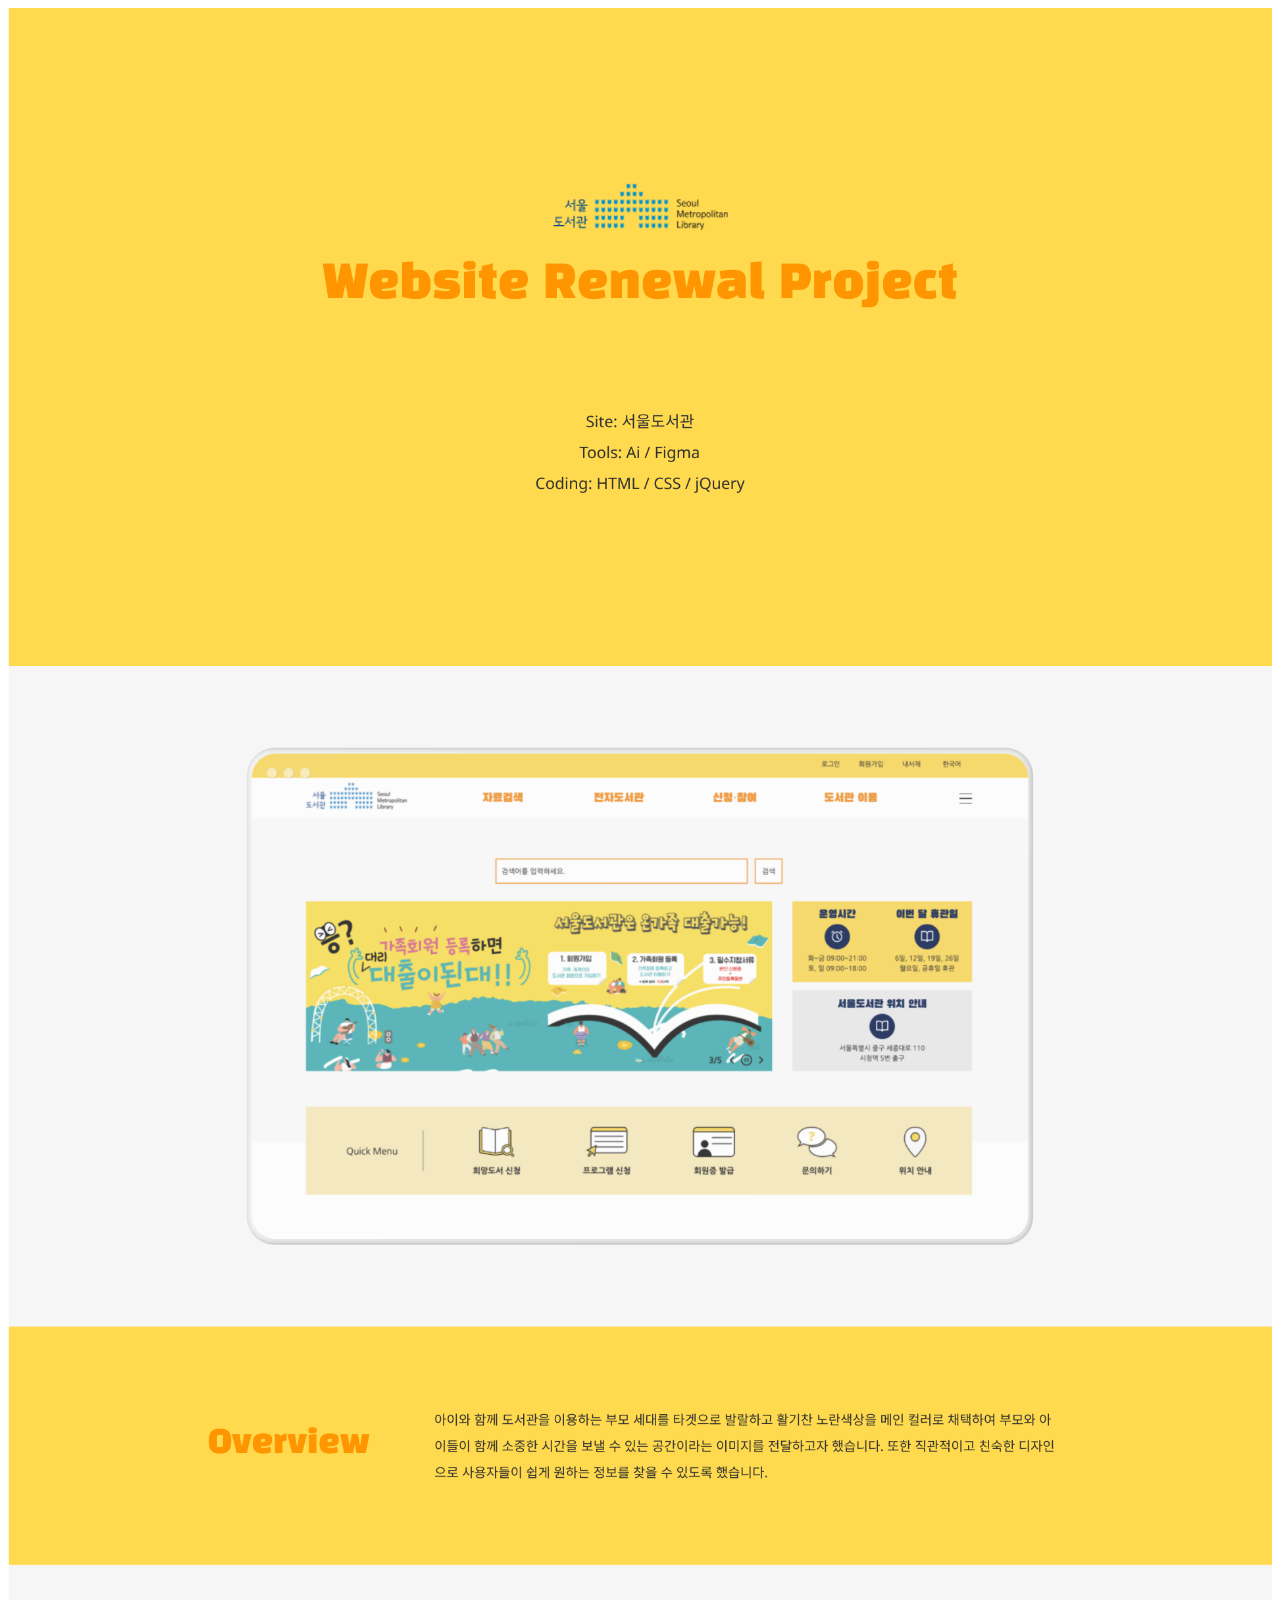
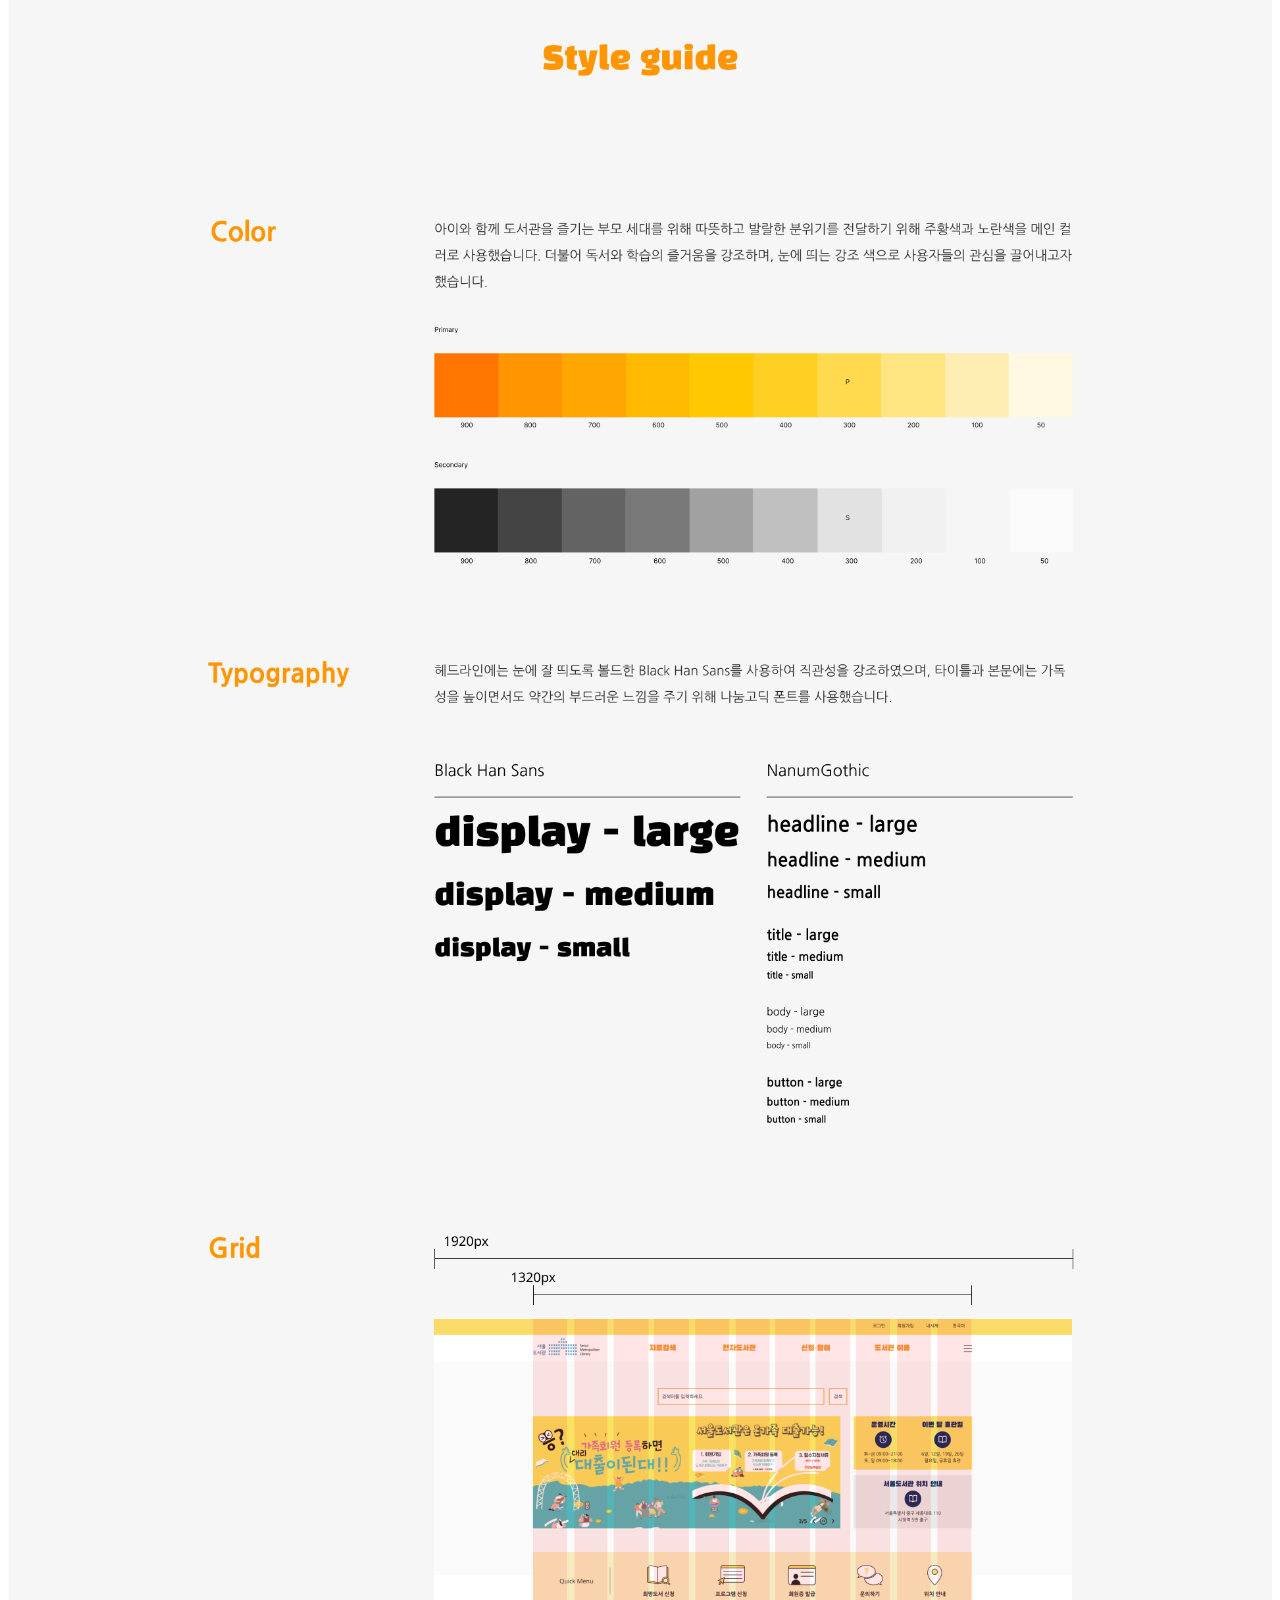
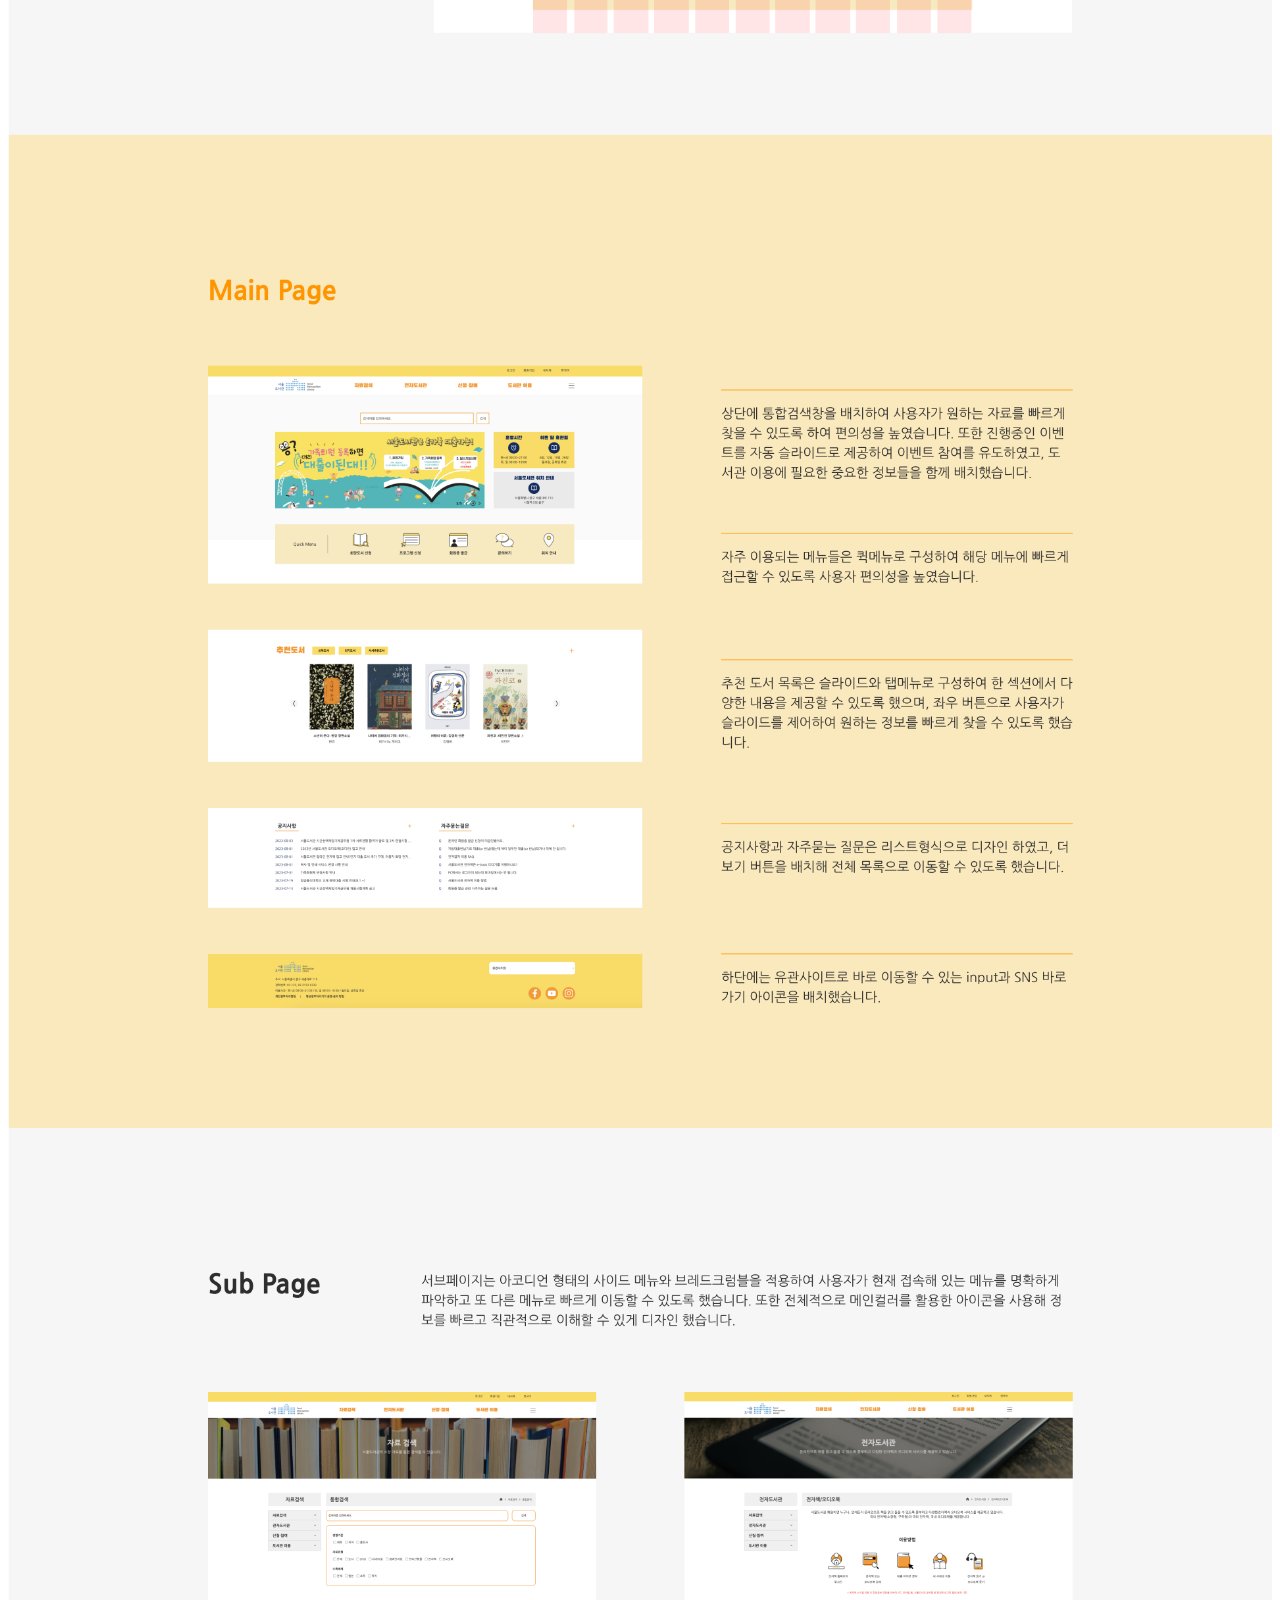
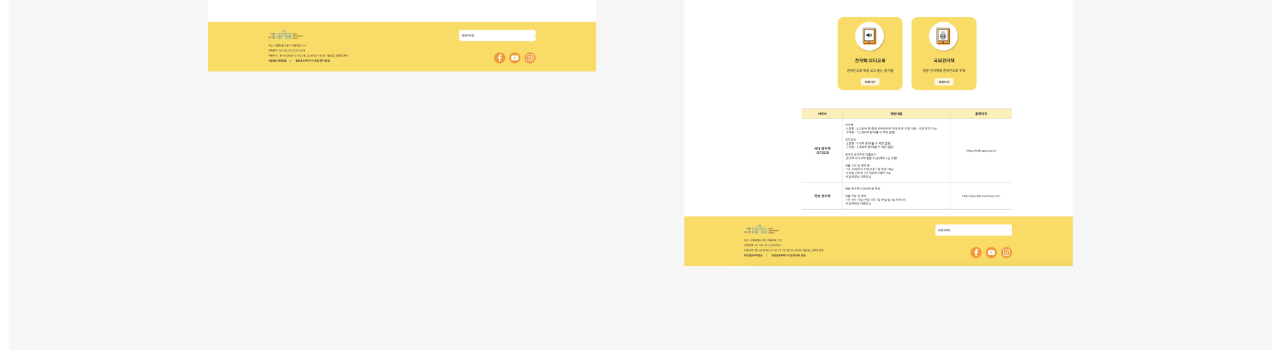
<file: library_process.html>
<!DOCTYPE html>
<html lang="en">
<head>
    <meta charset="UTF-8">
    <title>process_Seoul Library</title>

    <style>
        img{width: 100%}
    </style>
</head>
<body>
    <div>
        <img src="images/seoulLibrary-process.png" alt="">
    </div>
</body>
</html>
</file>
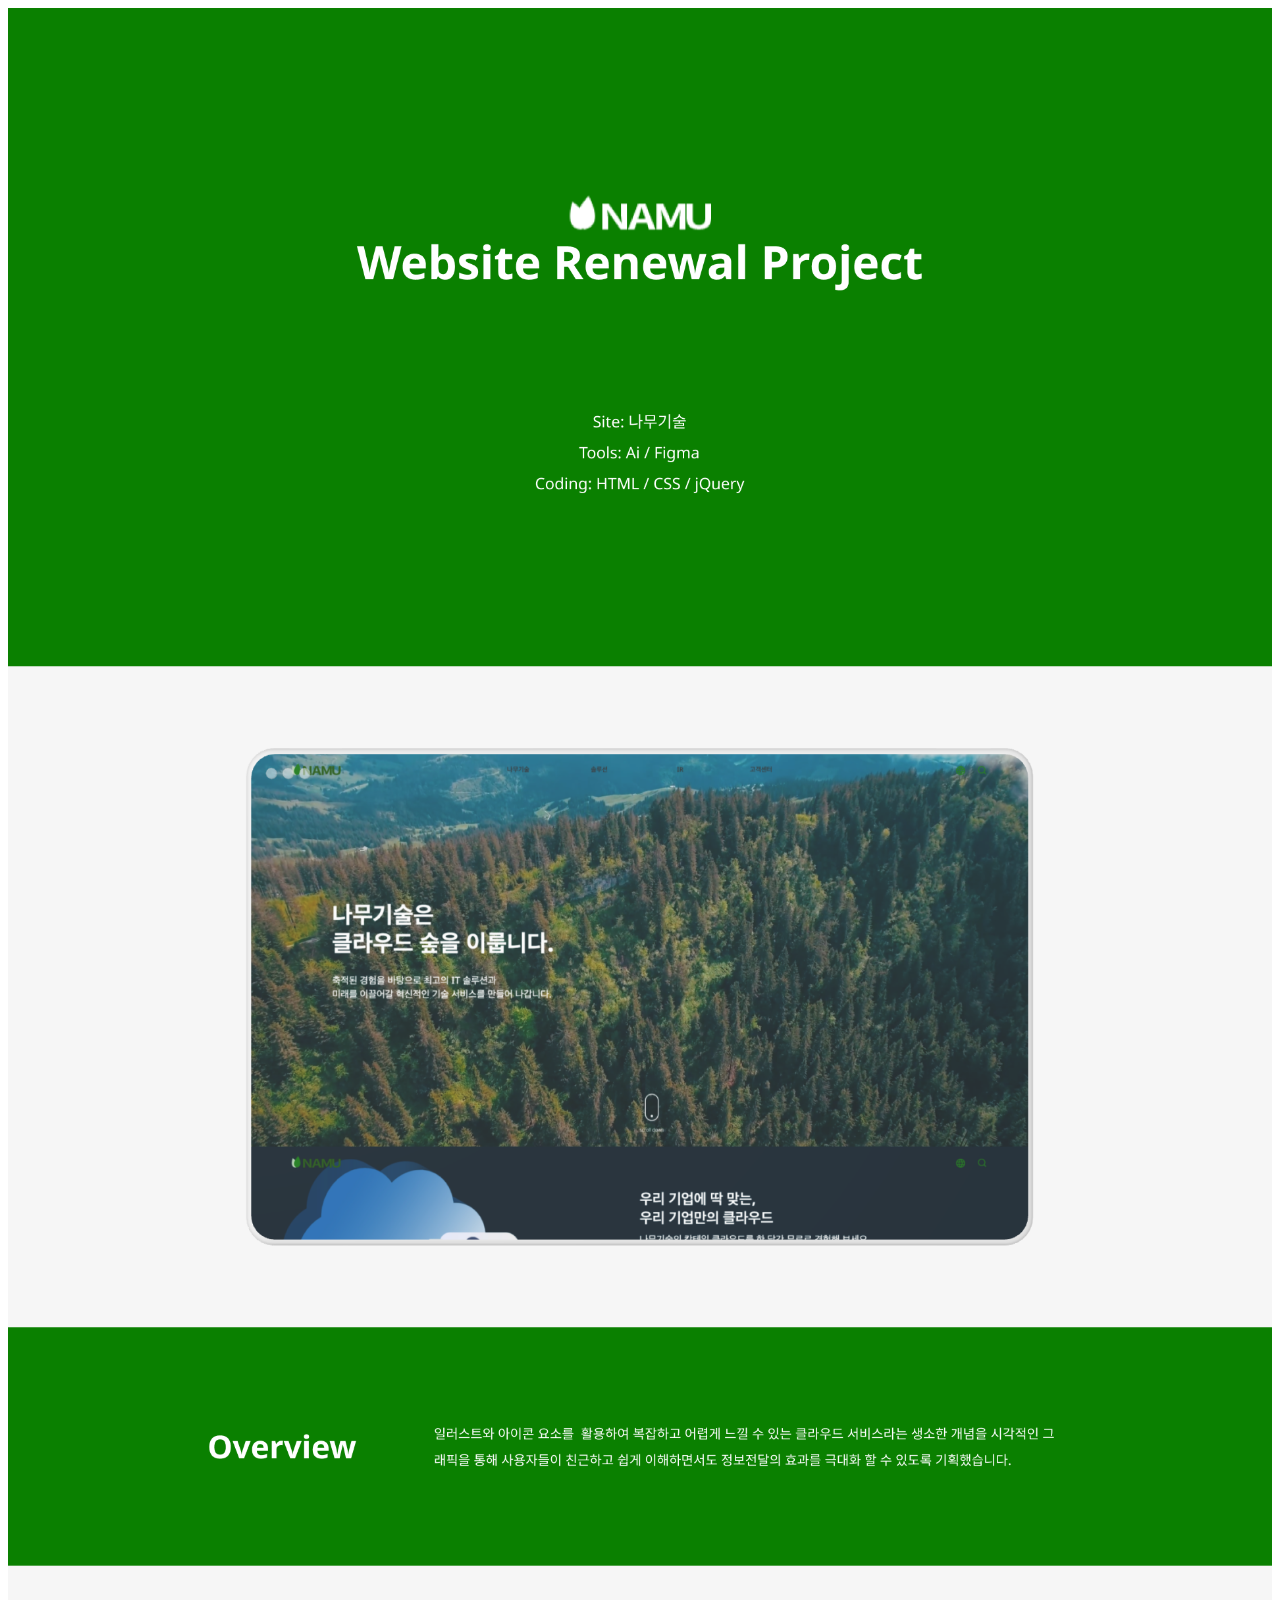
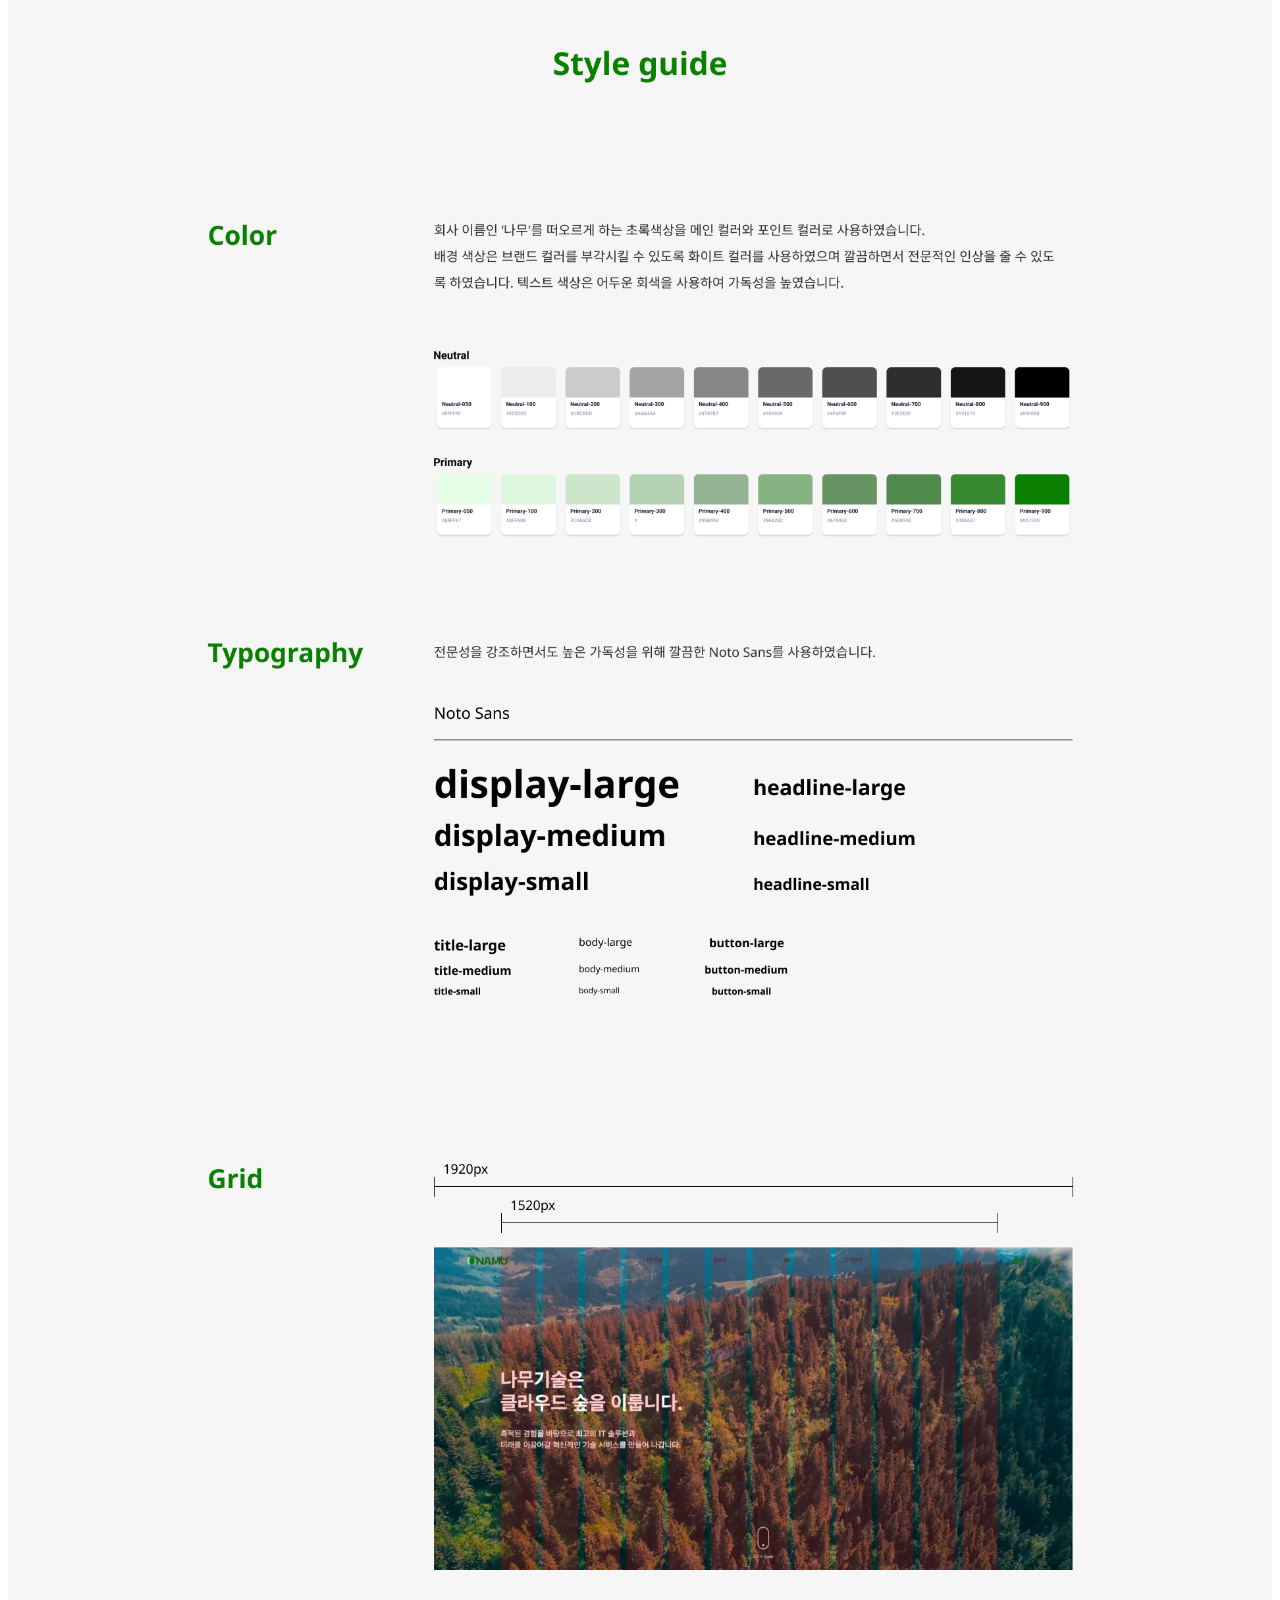
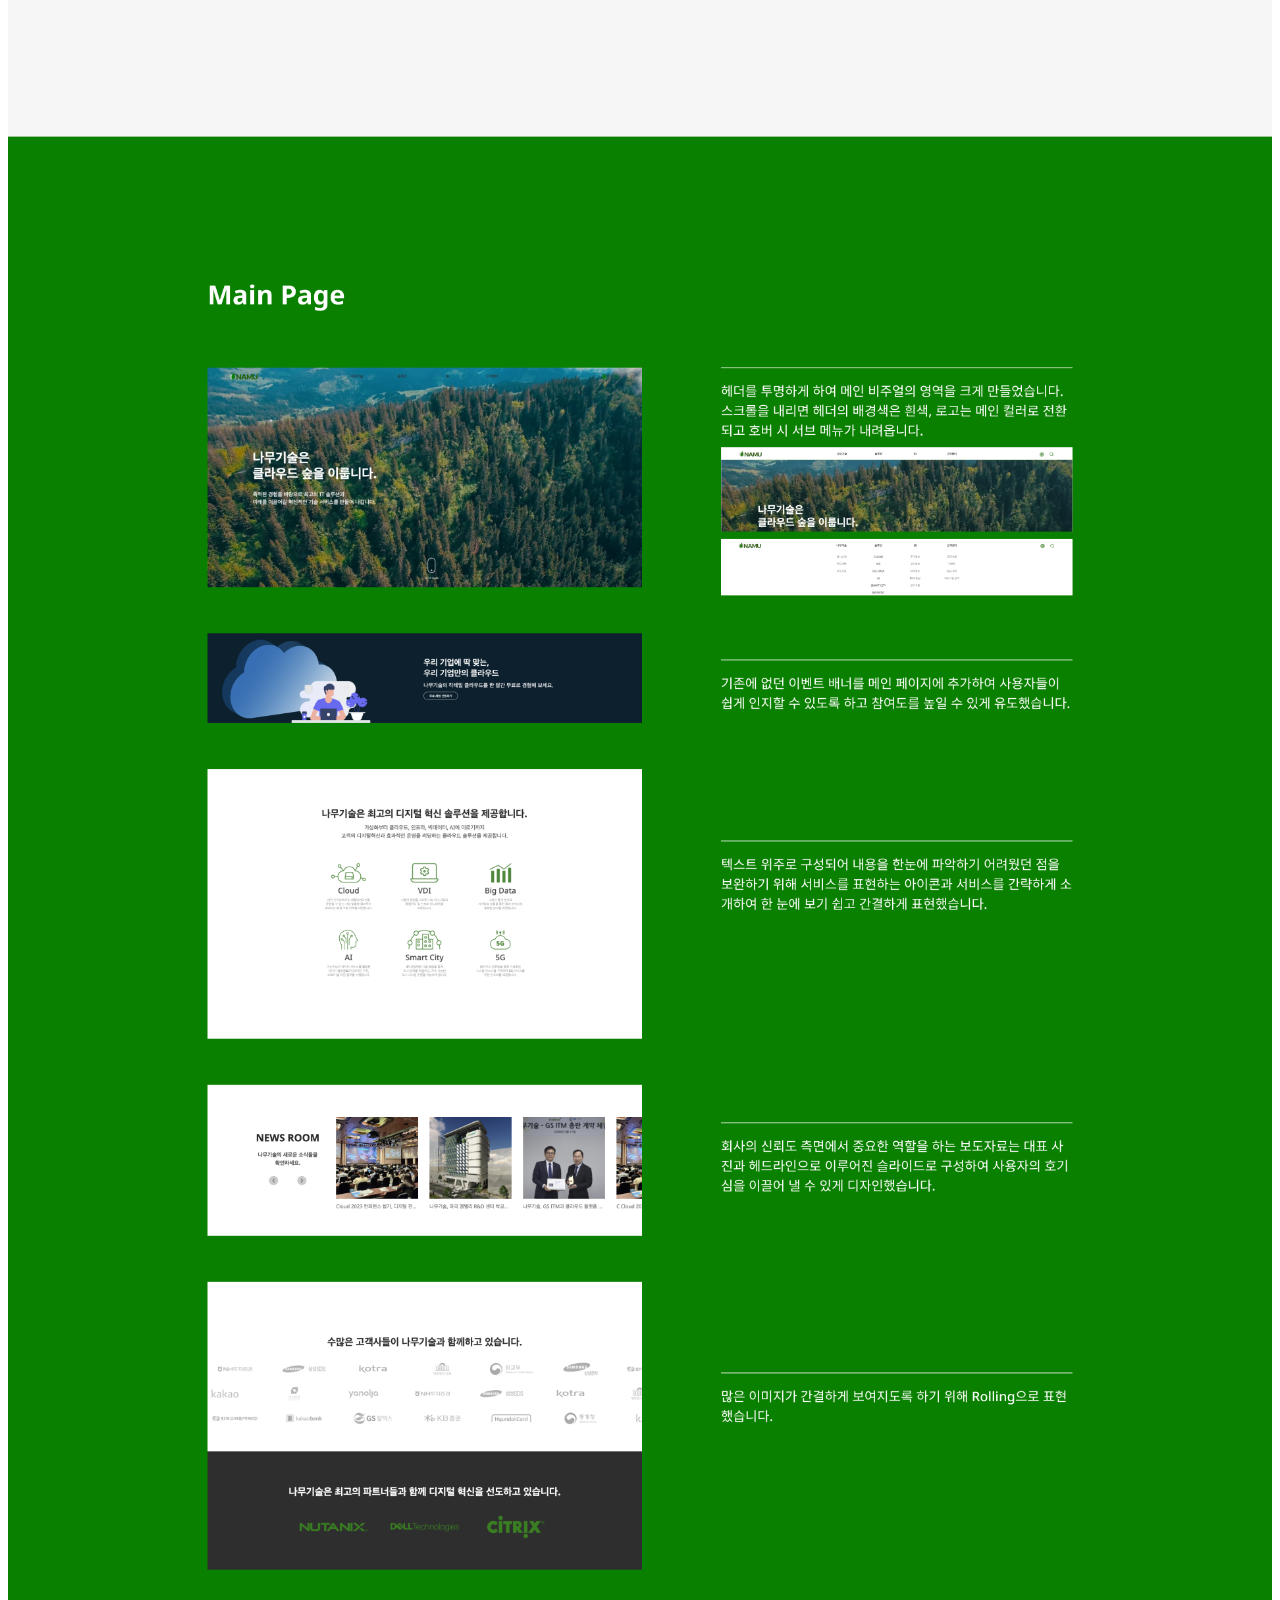
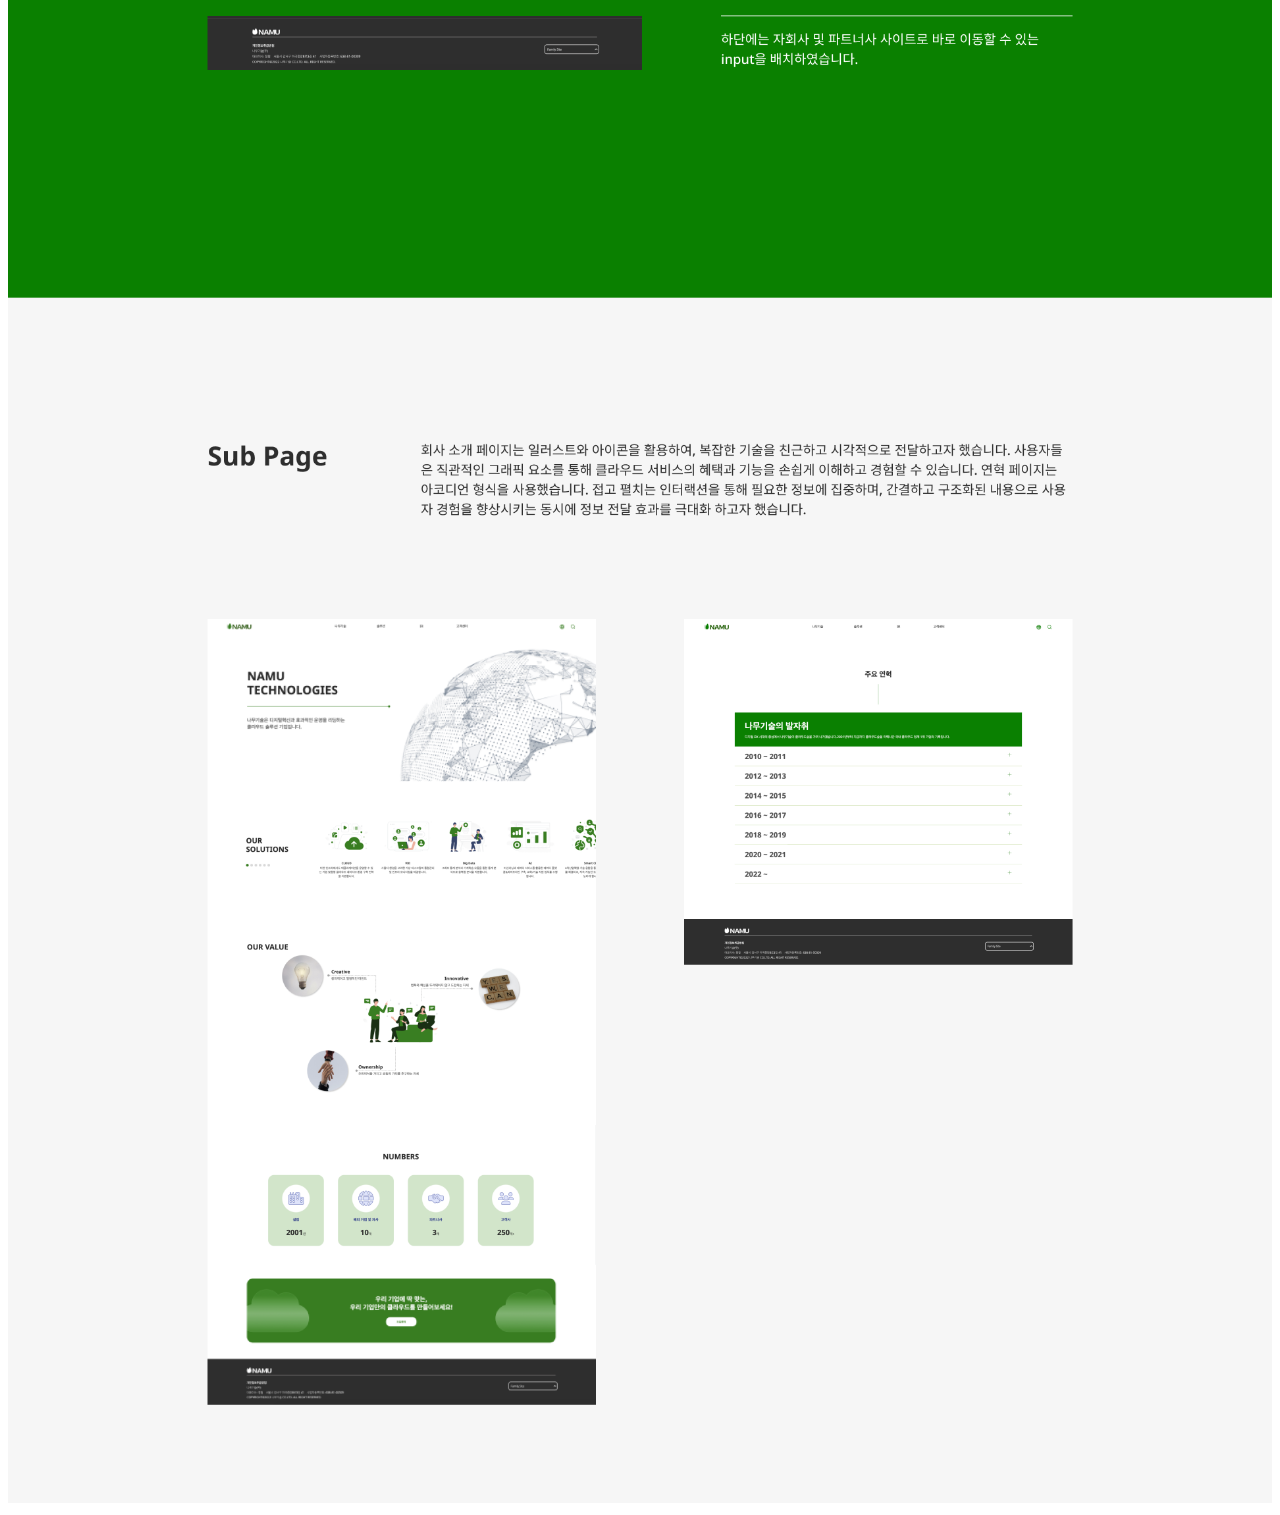
<file: namu_process.html>
<!DOCTYPE html>
<html lang="en">
<head>
    <meta charset="UTF-8">
    <title>process_Namu Technology</title>

    <style>
        img{width: 100%}
    </style>
</head>
<body>
    <div>
        <img src="images/namu-process.png" alt="">
    </div>
</body>
</html>
</file>
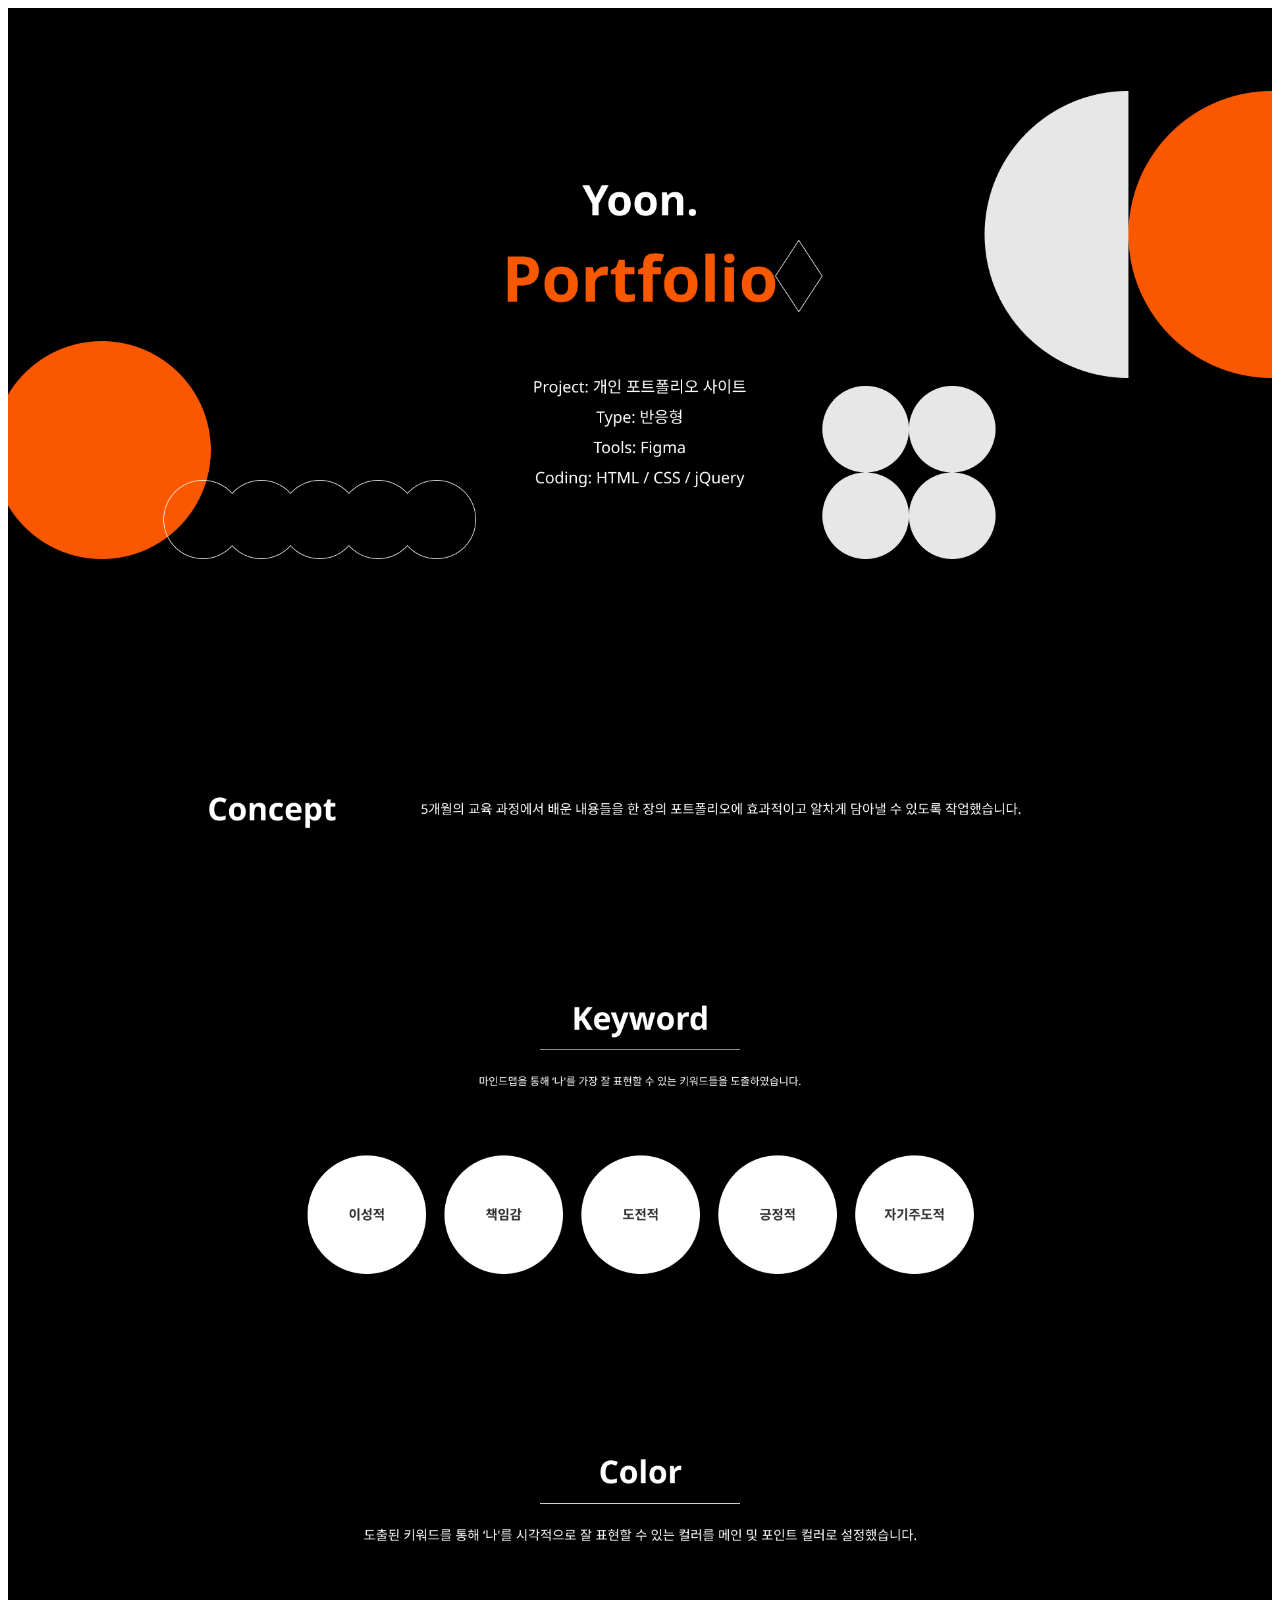
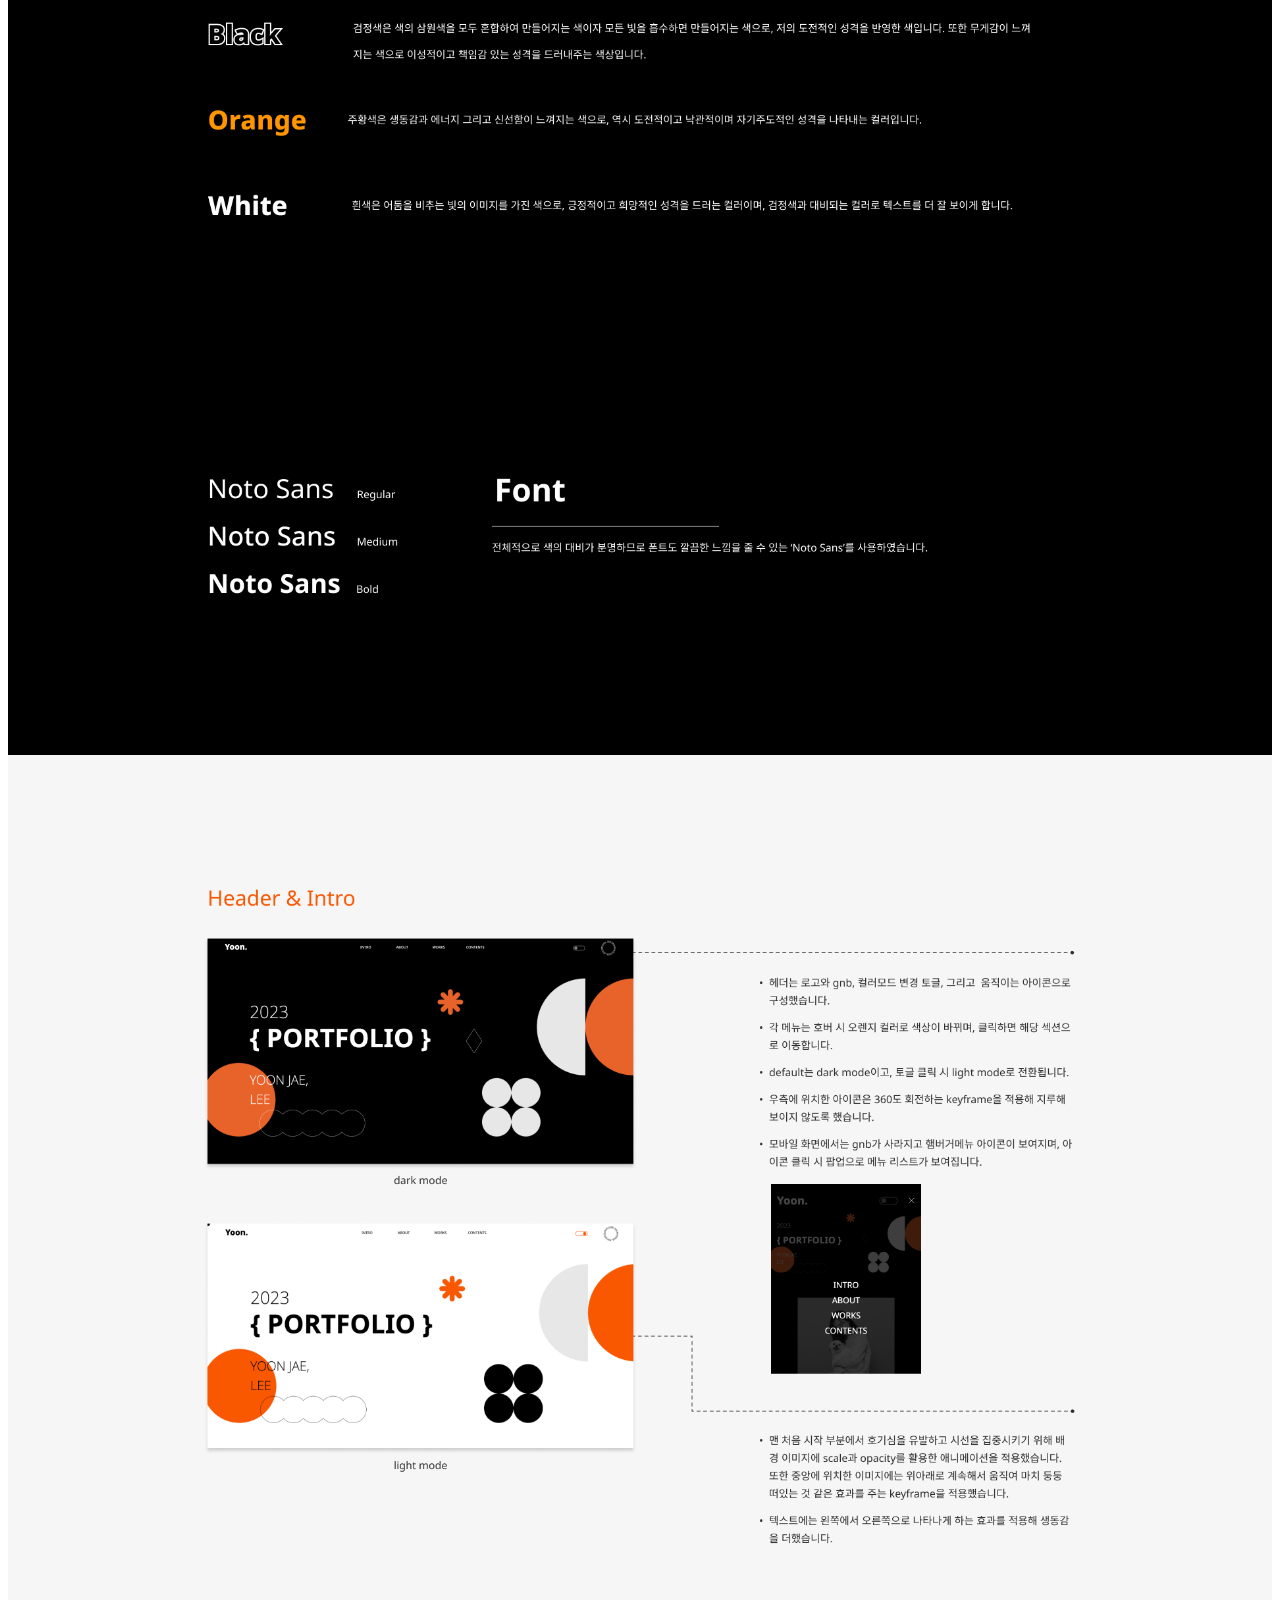
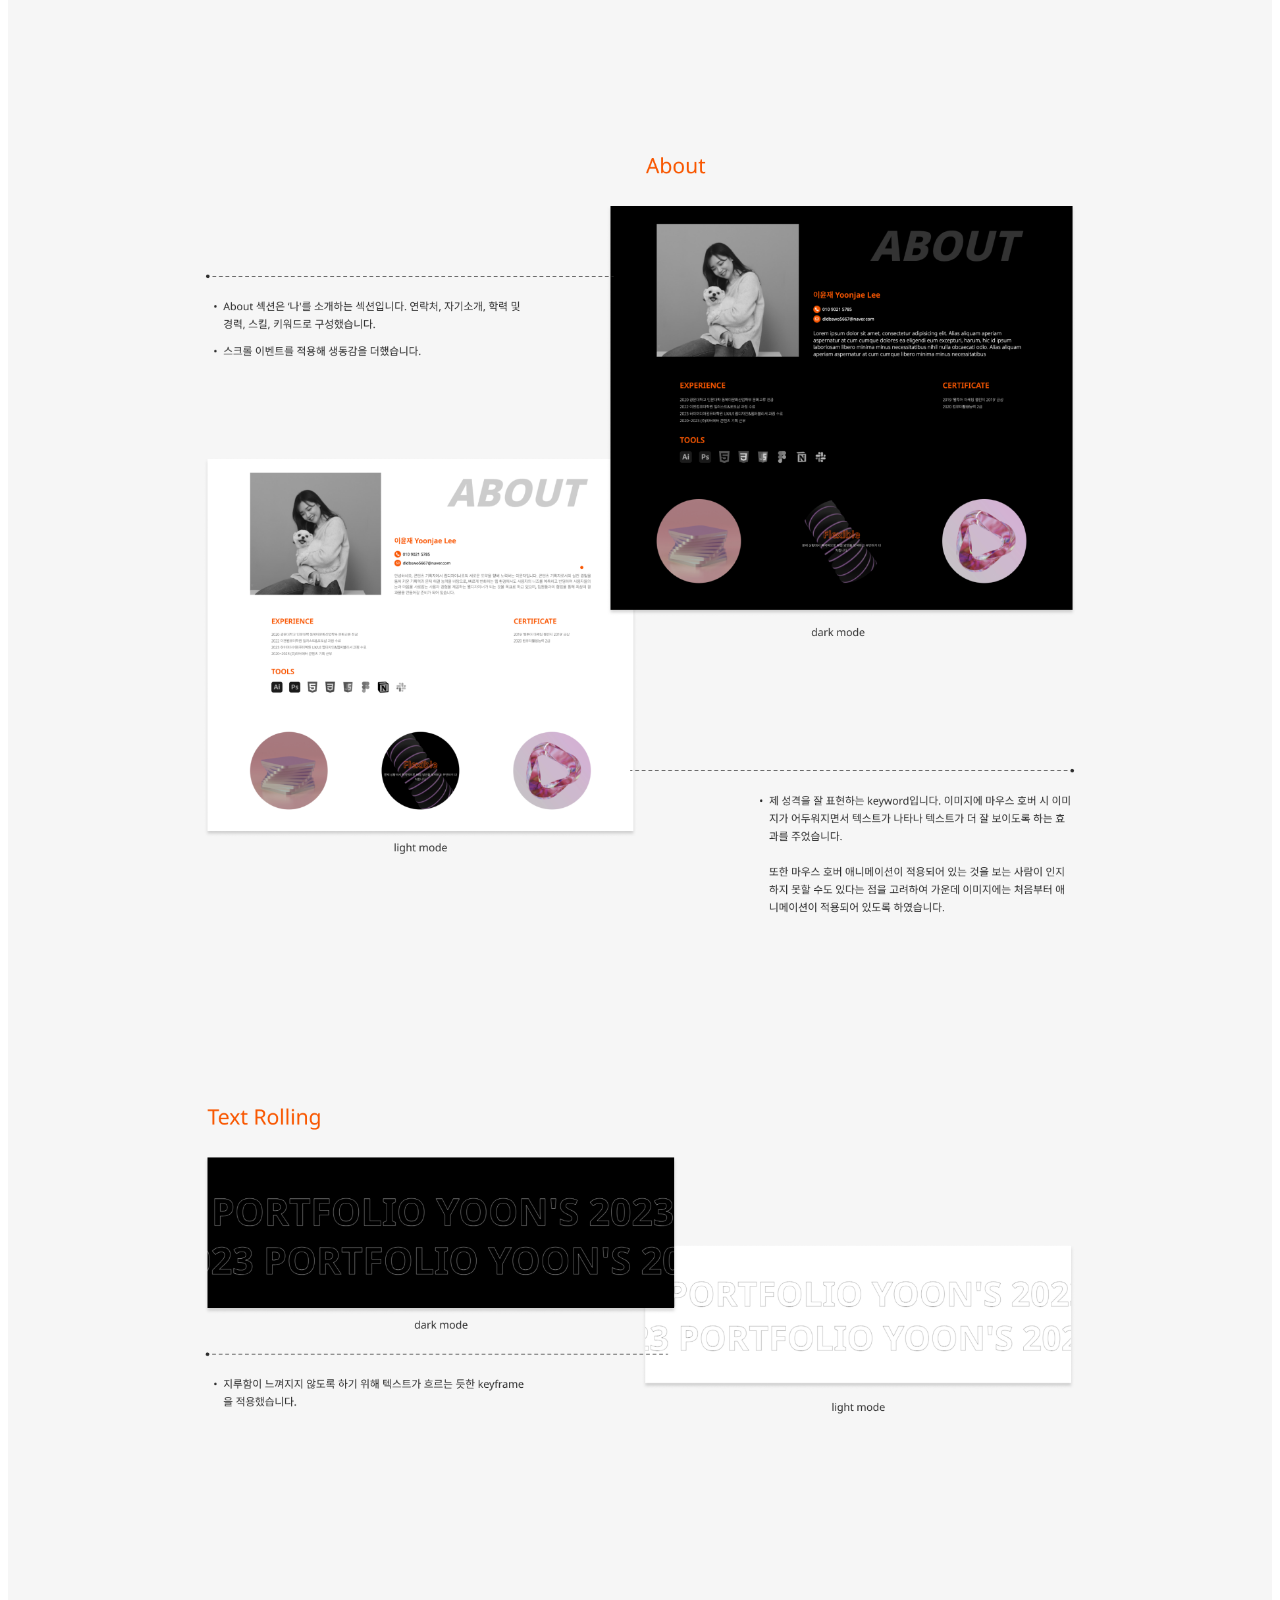
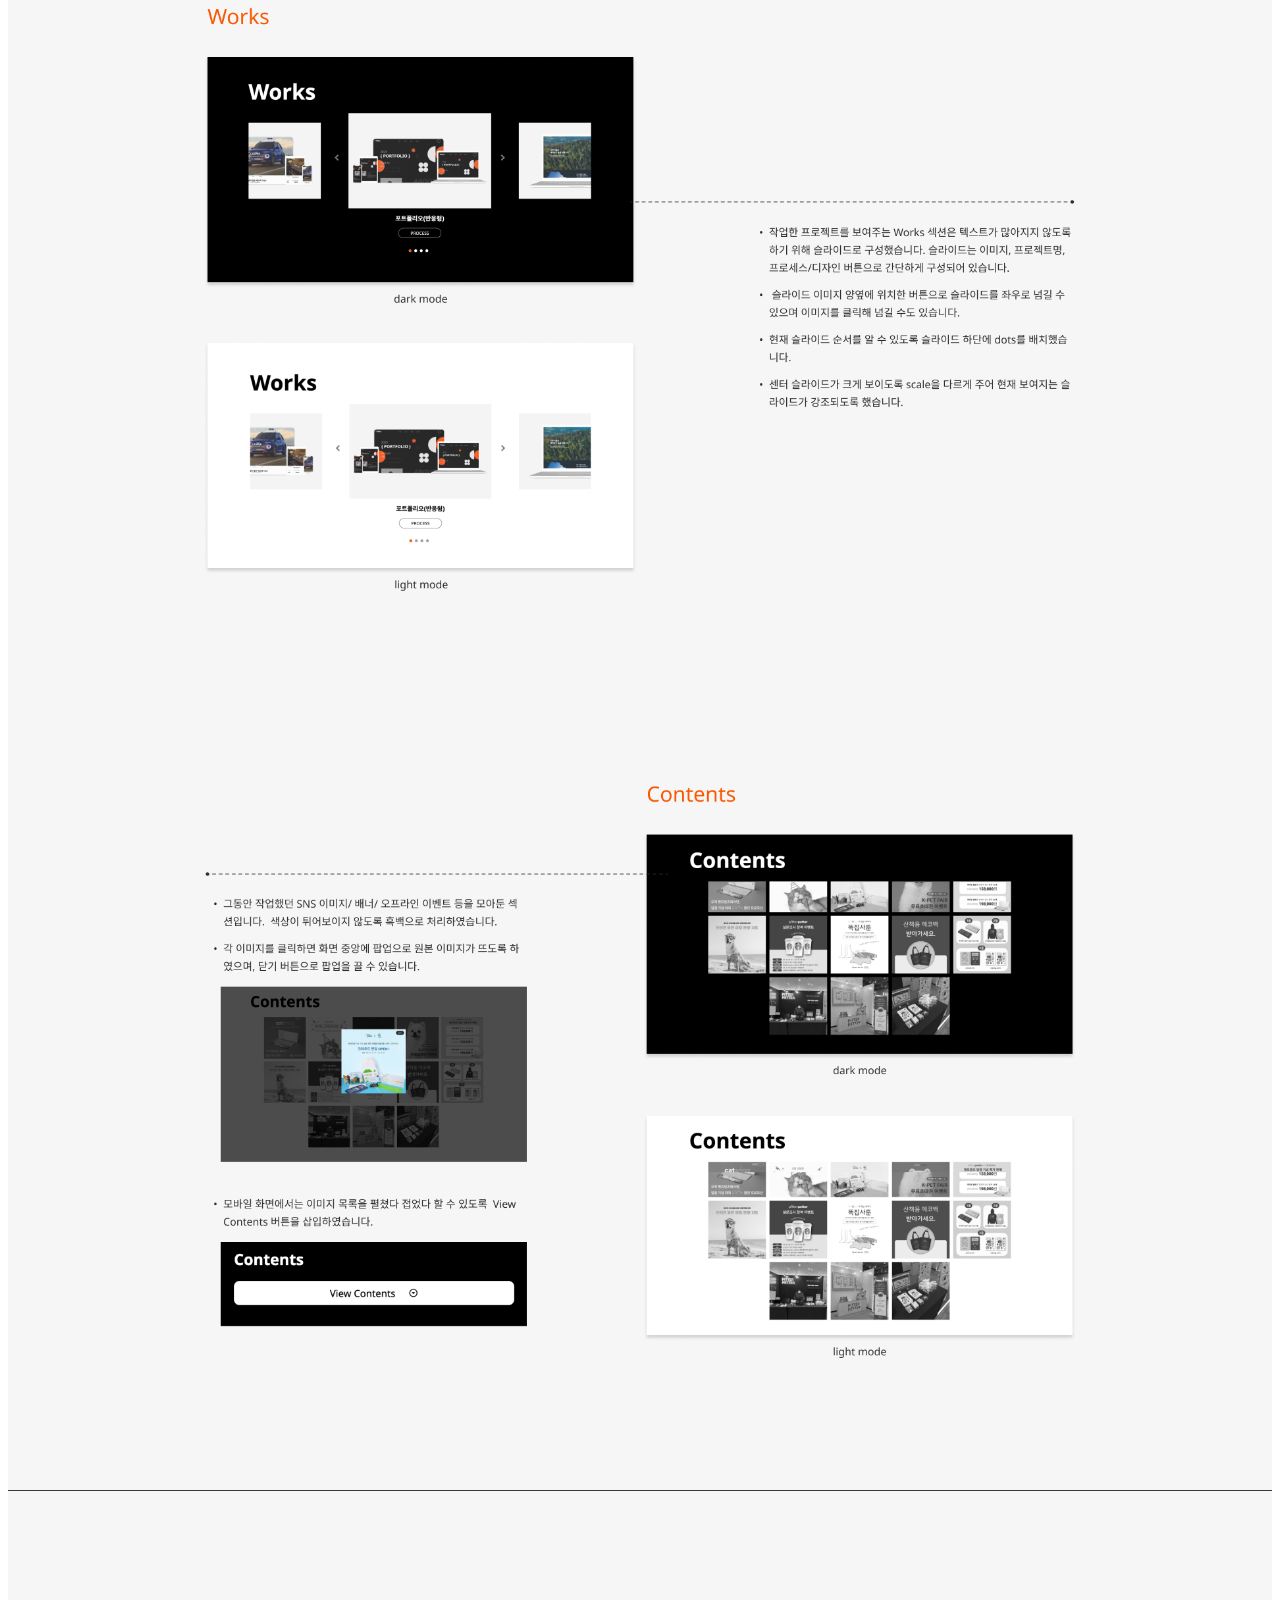
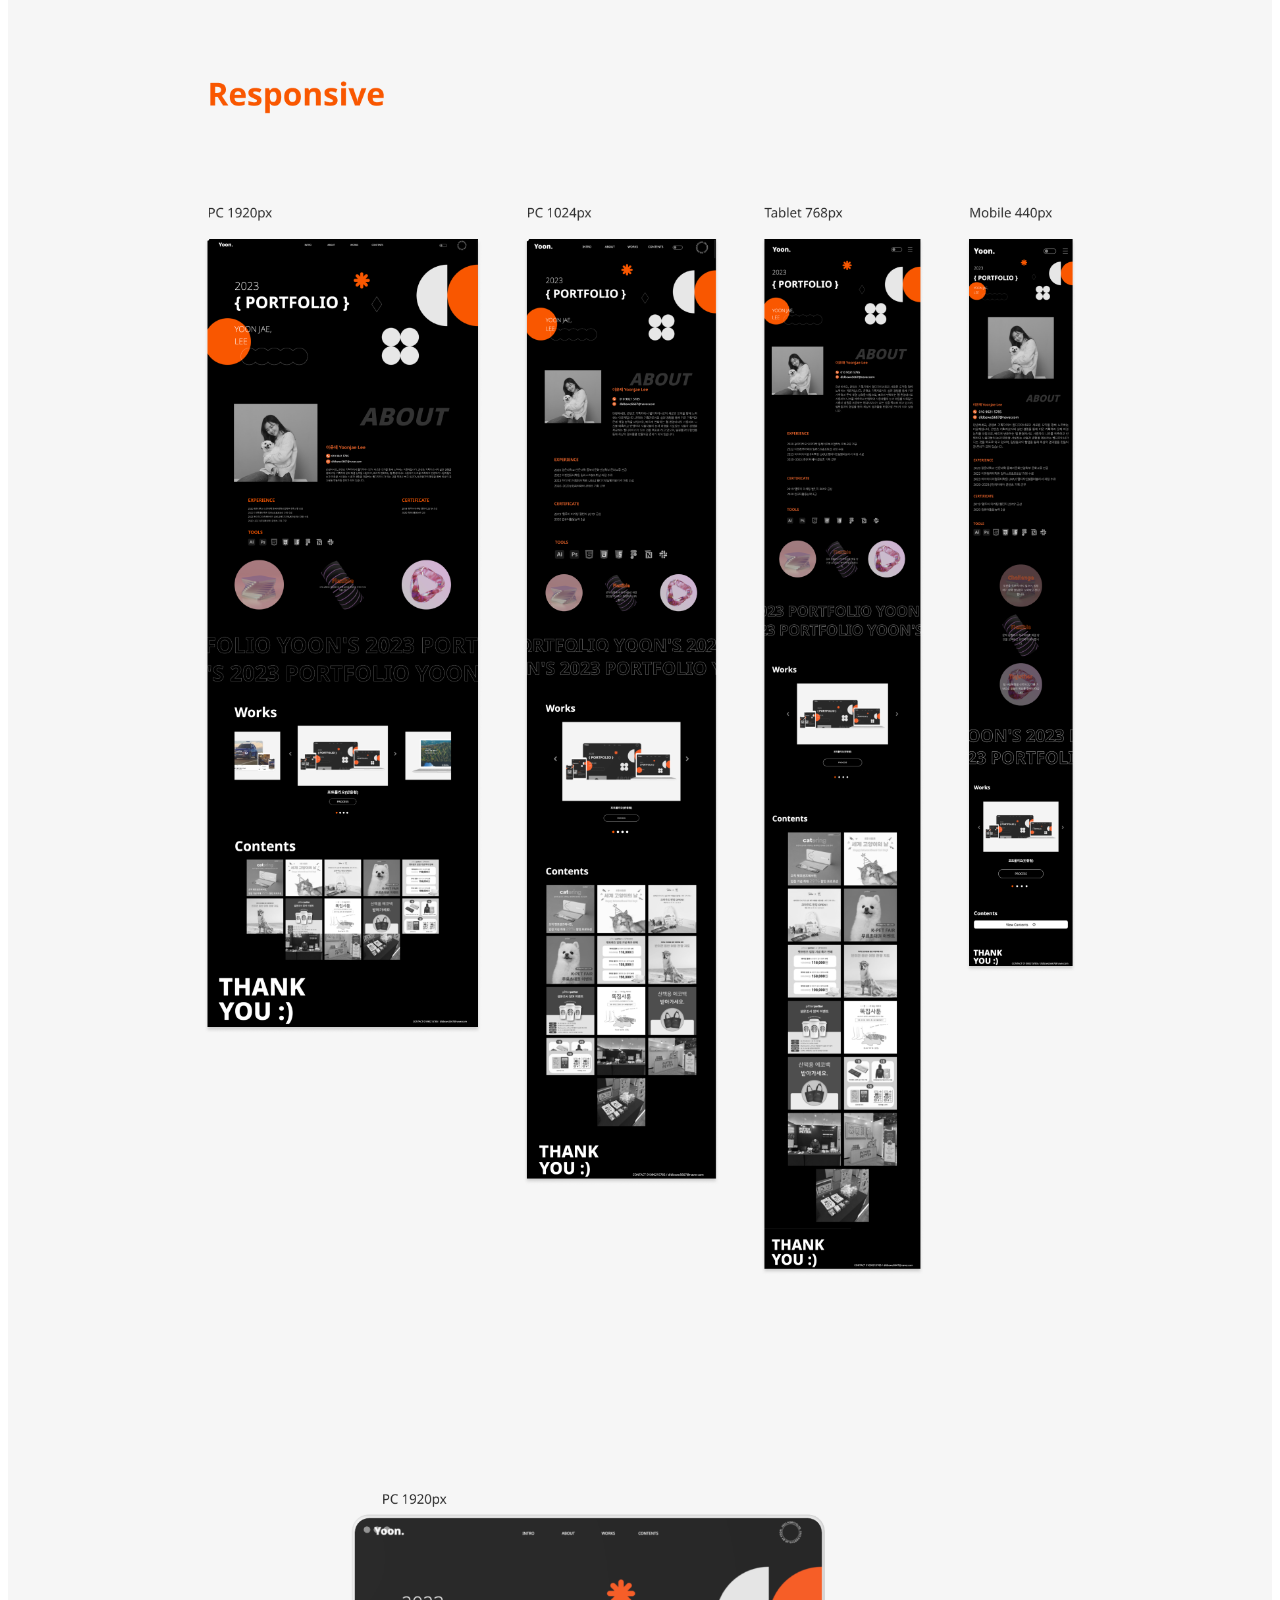
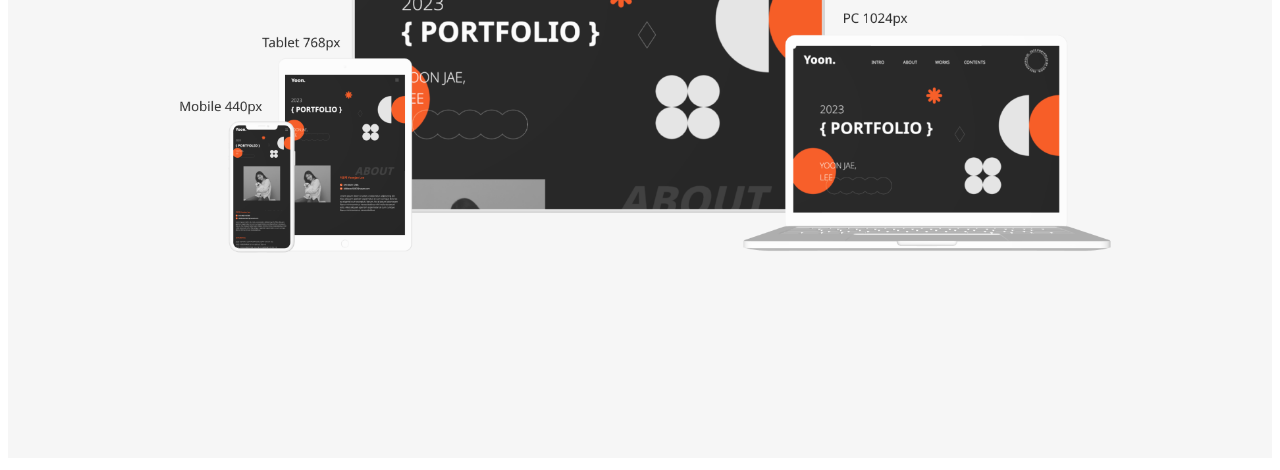
<file: portfolio_process.html>
<!DOCTYPE html>
<html lang="en">
<head>
    <meta charset="UTF-8">
    <title>process_Portfolio</title>

    <style>
        img{width: 100%}
    </style>
</head>
<body>
    <div>
        <img src="images/portfolio-process.png" alt="">
    </div>
</body>
</html>
</file>
